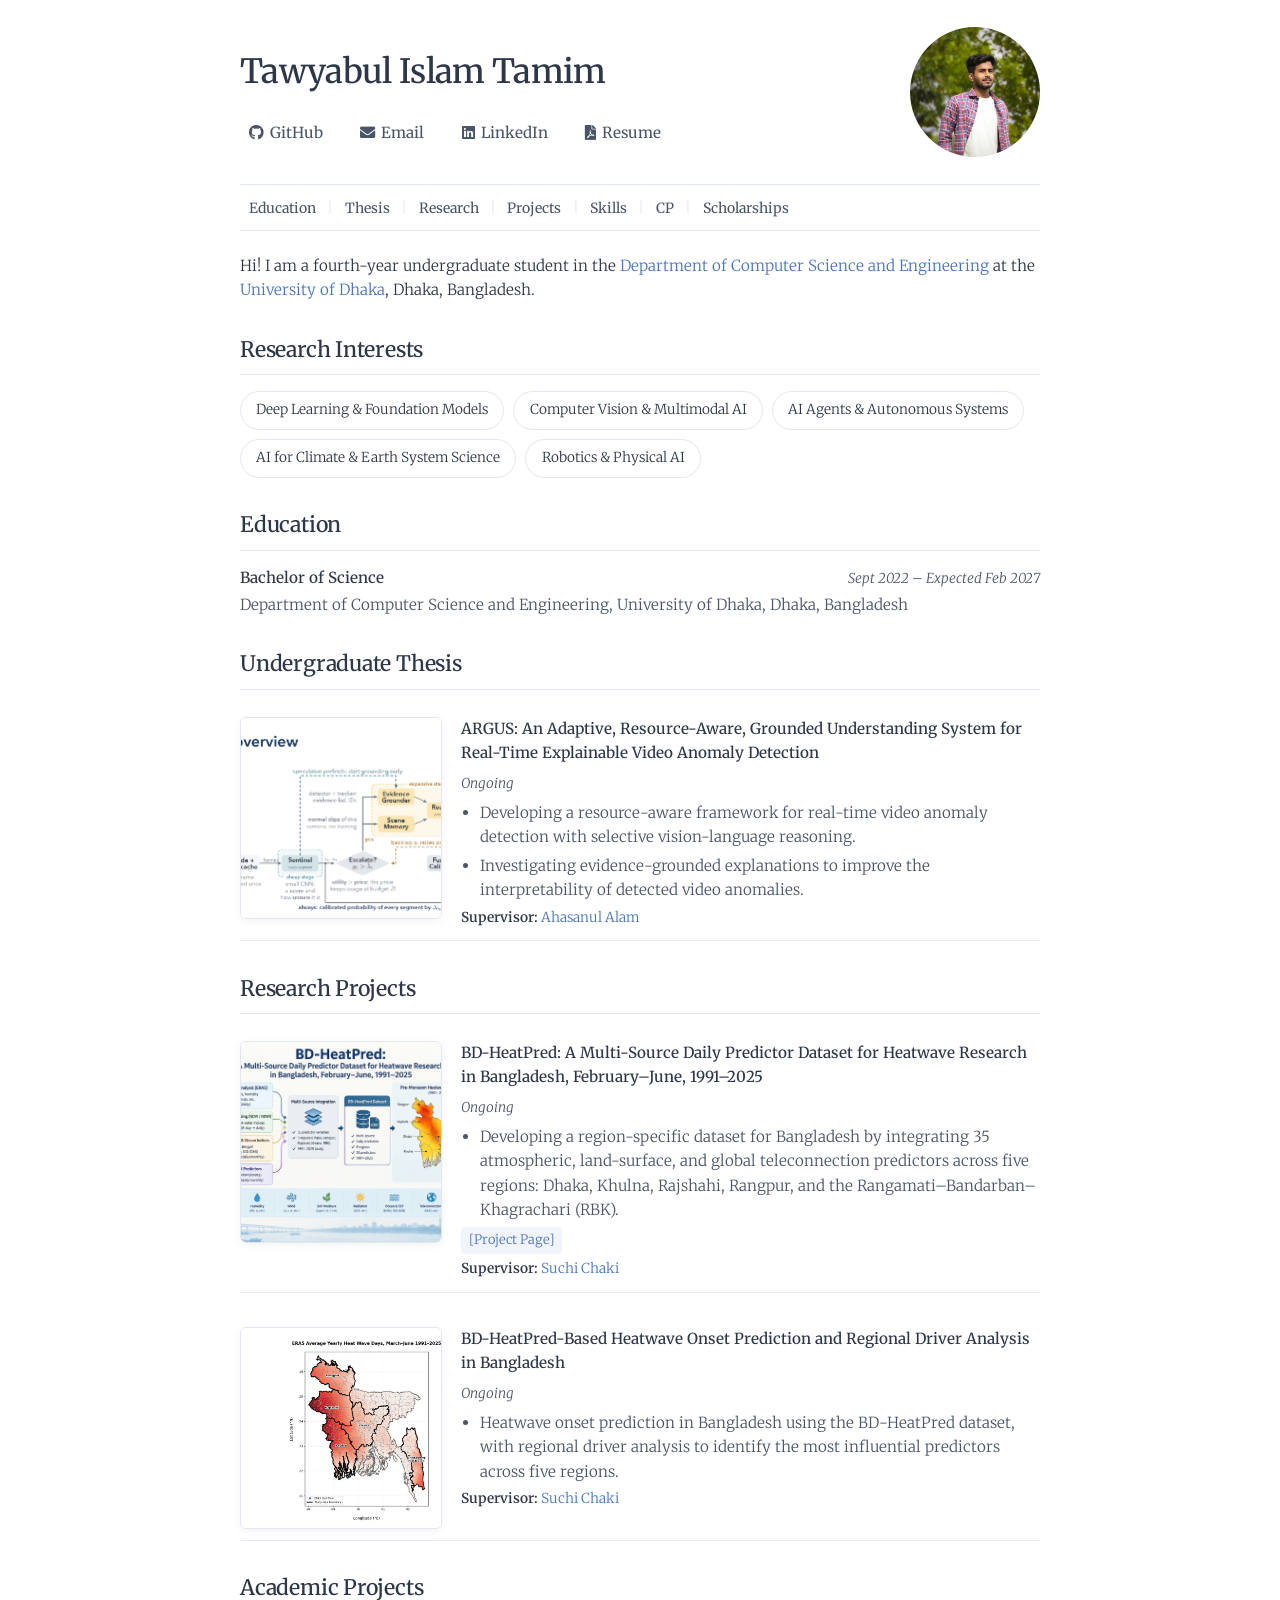
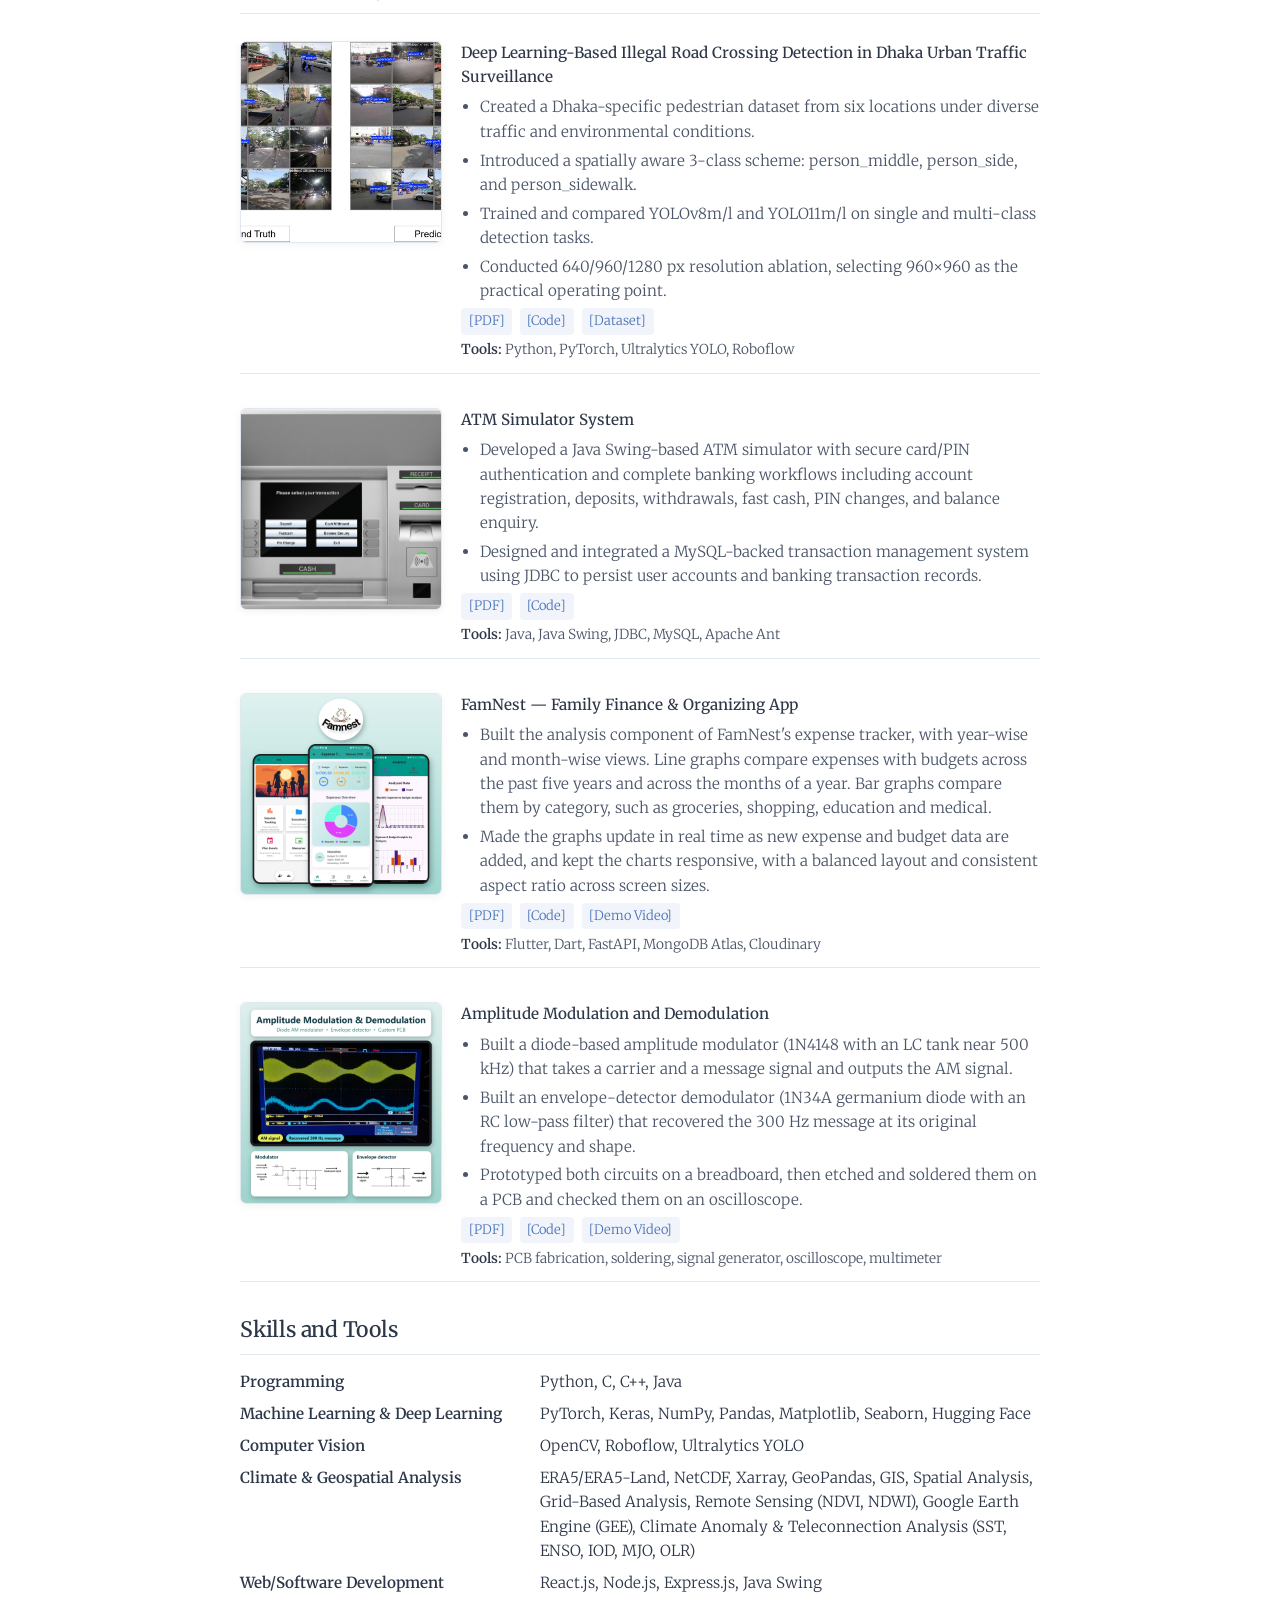
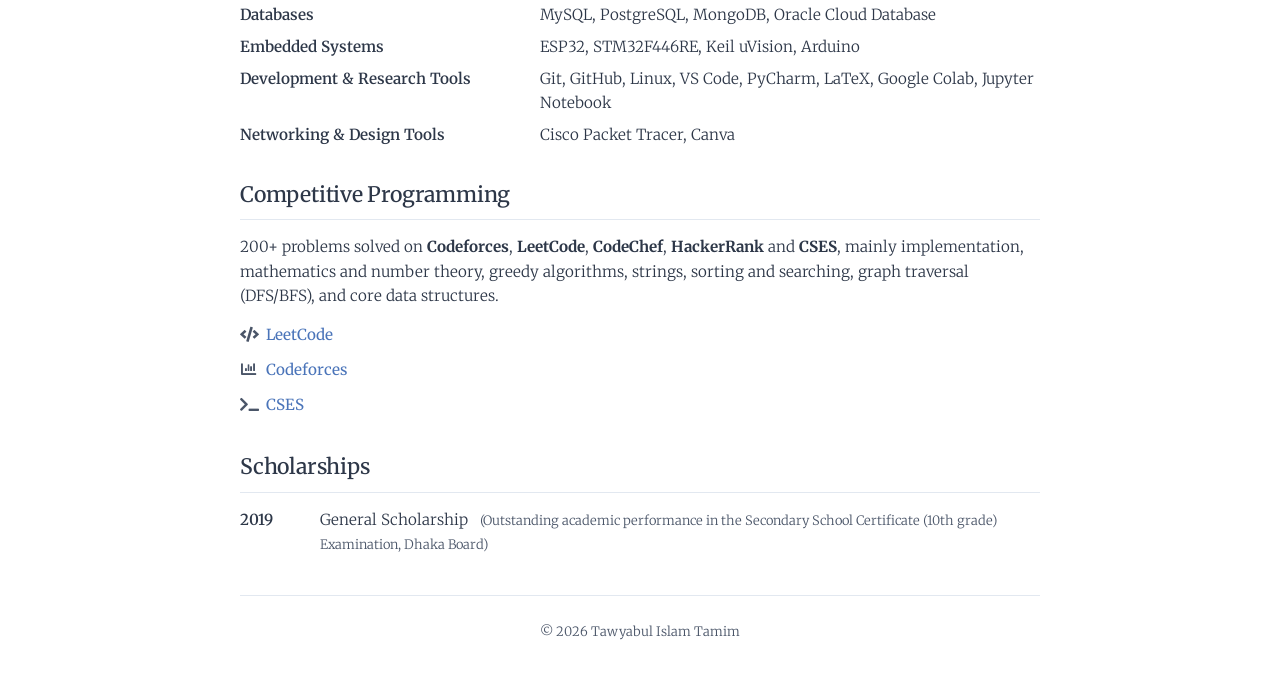
<file: index.html>
<!doctype html>
<html lang="en">
  <head>
    <meta charset="UTF-8" />
    <meta name="viewport" content="width=device-width, initial-scale=1.0" />
    <meta name="author" content="Tawyabul Islam Tamim" />
    <meta property="og:title" content="Tawyabul Islam Tamim"/>
    <meta property="og:type" content="website" />
    <link rel="icon" href="data:," />
    <title>Tawyabul Islam Tamim</title>
    <link rel="stylesheet" href="https://fonts.googleapis.com/css2?family=Merriweather:wght@300;400;500;600&display=swap"/>
    <link rel="stylesheet" href="https://cdnjs.cloudflare.com/ajax/libs/font-awesome/5.15.3/css/all.min.css"/>
    <link rel="stylesheet" href="styles.css?v=20260926b" />
  </head>
  <body id="top">
    <header>
      <div class="header-content">
        <h1>Tawyabul Islam Tamim</h1>
        <div class="social-links-header">
          <a href="https://github.com/tamim04"
            ><i class="fab fa-github"></i>GitHub</a
          >
          <a href="mailto:tawyabulislam-2021411180@cs.du.ac.bd"
            ><i class="fas fa-envelope"></i>Email</a
          >
          <a href="https://www.linkedin.com/in/tamim04"
            ><i class="fab fa-linkedin"></i>LinkedIn</a
          >
          <a href="files/Tawyabul_Islam_Tamim_Resume.pdf" target="_blank"
            ><i class="fas fa-file-pdf"></i>Resume</a
          >
        </div>
      </div>
      <div class="header-image">
        <img src="images/tamim.jpg" alt="Tamim Profile Photo" />
      </div>
    </header>

    <nav>
      <ul>
        <li><a href="#education">Education</a></li>
        <li><a href="#thesis">Thesis</a></li>
        <li><a href="#research-projects">Research</a></li>
        <li><a href="#projects">Projects</a></li>
        <li><a href="#skills">Skills</a></li>
        <li><a href="#competitive-programming">CP</a></li>
        <li><a href="#scholarships">Scholarships</a></li>
      </ul>
    </nav>

    <main>
      <section id="about">

        <p>
          Hi! I am a fourth-year undergraduate student in the
          <a href="https://www.du.ac.bd/body/CSE"
            >Department of Computer Science and Engineering</a
          >
          at the <a href="https://www.du.ac.bd/">University of Dhaka</a>, Dhaka,
          Bangladesh.
        </p>
      </section>

      <section id="research-interests">
        <h2>Research Interests</h2>
        <div class="interest-tags">
          <span class="interest-tag"
            >Deep Learning &amp; Foundation Models</span
          >
          <span class="interest-tag">Computer Vision &amp; Multimodal AI</span>
          <span class="interest-tag">AI Agents &amp; Autonomous Systems</span>
          <span class="interest-tag"
            >AI for Climate &amp; Earth System Science</span
          >
          <span class="interest-tag">Robotics &amp; Physical AI</span>
        </div>
      </section>

      <section id="education">
        <h2>Education</h2>
        <div class="education-item">
          <div class="education-header">
            <span class="education-degree">Bachelor of Science</span>
            <span class="education-date">Sept 2022 – Expected Feb 2027</span>
          </div>
          <div class="education-institution">
            Department of Computer Science and Engineering, University of Dhaka,
            Dhaka, Bangladesh
          </div>
        </div>
      </section>
      <section id="thesis">
        <h2>Undergraduate Thesis</h2>

        <div class="project-item">
          <div
            id="thumb-argus"
            class="project-thumbnail"
            onclick="openModal('images/thumbs/ARGUS.png')"
          >
            <img
              src="images/thumbs/ARGUS.png"
              alt="ARGUS thesis project thumbnail"
            />
          </div>
          <div class="project-content">
            <div class="project-header">
              <span class="project-title">
                ARGUS: An Adaptive, Resource-Aware, Grounded Understanding
                System for Real-Time Explainable Video Anomaly Detection
              </span>
              <span class="project-status">Ongoing</span>
            </div>
            <ul>
              <li>
                Developing a resource-aware framework for real-time video
                anomaly detection with selective vision-language reasoning.
              </li>
              <li>
                Investigating evidence-grounded explanations to improve the
                interpretability of detected video anomalies.
              </li>
            </ul>
             
            <div class="project-tools">
              <strong>Supervisor:</strong>
              <a href="https://www.du.ac.bd/faculty/faculty_details/CSE/83796">
                Ahasanul Alam</a
              >
            </div>
          </div>
        </div>
      </section>

      <section id="research-projects">
        <h2>Research Projects</h2>
        <div class="project-item">
          <div
            id="thumb-heatwave"
            class="project-thumbnail"
            onclick="
              openModal(
                'images/thumbs/bd_heatpred.jpg',
              )
            "
          >
            <img
              src="images/thumbs/bd_heatpred.jpg"
              alt="BD-HeatPred"
            />
          </div>
          <div class="project-content">
            <div class="project-header">
              <span class="project-title"
                >BD-HeatPred: A Multi-Source Daily Predictor Dataset for Heatwave Research in Bangladesh, February&ndash;June, 1991&ndash;2025</span
              >
              <span class="project-status">Ongoing</span>
            </div>
            <ul>
              <li>                
                Developing a region-specific dataset for Bangladesh by
                integrating 35 atmospheric, land-surface, and global teleconnection 
                predictors across five regions: Dhaka,
                Khulna, Rajshahi, Rangpur, and the
                Rangamati&ndash;Bandarban&ndash;Khagrachari (RBK).
              </li>
            </ul>
            <div class="pub-links">
              <a href="projects/bd-heatpred.html">[Project Page]</a>
            </div>
            <div class="project-tools">
              <strong>Supervisor:</strong>
              <a
                href="https://www.du.ac.bd/faculty/faculty_details/APMAT/59354"
                target="_blank"
                >Suchi Chaki</a
              >
            </div>
          </div>
        </div>

        <div class="project-item">
          <div
            id="thumb-heatwave-onset"
            class="project-thumbnail"
            onclick="
              openModal(
                'images/thumbs/hwds.jpg',
              )
            "
          >
            <img
              src="images/thumbs/hwds.jpg"
              alt="heatwave days in Bangladesh"
            />
          </div>
          <div class="project-content">
            <div class="project-header">
              <span class="project-title"
                >BD-HeatPred-Based Heatwave Onset Prediction and Regional Driver Analysis in Bangladesh</span
              >
              <span class="project-status">Ongoing</span>
            </div>
            <ul>
              <li>
                 Heatwave onset prediction in Bangladesh using the BD-HeatPred dataset, with regional driver analysis to identify the most influential predictors across five regions.
              </li>
            </ul>
            
            <div class="project-tools">
              <strong>Supervisor:</strong>
              <a
                href="https://www.du.ac.bd/faculty/faculty_details/APMAT/59354"
                target="_blank"
                >Suchi Chaki</a
              >
            </div>
          </div>
        </div>
      </section>

      <section id="projects">
        <h2>Academic Projects</h2>
        <div class="project-item">
          <div
            id="thumb-road-crossing"
            class="project-thumbnail"
            onclick="openModal('images/thumbs/illegal_road_crossing.jpg')"
          >
            <img
              src="images/thumbs/illegal_road_crossing.jpg"
              alt="Illegal Road Crossing Detection thumbnail"
            />
          </div>
          <div class="project-content">
            <div class="project-header">
              <span class="project-title"
                >Deep Learning-Based Illegal Road Crossing Detection in Dhaka
                Urban Traffic Surveillance</span
              >
            </div>
            <ul>
              <li>
                Created a Dhaka-specific pedestrian dataset from six locations
                under diverse traffic and environmental conditions.
              </li>
              <li>
                Introduced a spatially aware 3-class scheme: person_middle,
                person_side, and person_sidewalk.
              </li>
              <li>
                Trained and compared YOLOv8m/l and YOLO11m/l on single and
                multi-class detection tasks.
              </li>
              <li>
                Conducted 640/960/1280 px resolution ablation, selecting 960×960
                as the practical operating point.
              </li>
            </ul>
            <div class="pub-links">
              <a href="files/illegal_road_crossing.pdf" target="_blank"
                >[PDF]</a
              >
              <a
                href="https://github.com/tamim04/Illegal-Road-Crossing-Detection.git"
                target="_blank"
                >[Code]</a
              >
              <a href="https://data.mendeley.com/datasets/8bxthkv6m6/1"
                >[Dataset]</a>
            </div>
            <div class="project-tools">
              <strong>Tools:</strong> Python, PyTorch, Ultralytics YOLO,
              Roboflow
            </div>
          </div>
        </div>

        <div class="project-item">
          <div
            id="thumb-atm"
            class="project-thumbnail"
            onclick="openModal('images/thumbs/atm_simulator_system.jpg')"
          >
            <img
              src="images/thumbs/atm_simulator_system.jpg"
              alt="ATM Simulator System thumbnail"
            />
          </div>
          <div class="project-content">
            <div class="project-header">
              <span class="project-title">ATM Simulator System</span>
            </div>
            <ul>
              <li>
                Developed a Java Swing-based ATM simulator with secure card/PIN
                authentication and complete banking workflows including account
                registration, deposits, withdrawals, fast cash, PIN changes, and
                balance enquiry.
              </li>
              <li>
                Designed and integrated a MySQL-backed transaction management
                system using JDBC to persist user accounts and banking
                transaction records.
              </li>
            </ul>
            <div class="pub-links">
              <a href="files/atm_simulator_system.pdf" target="_blank">[PDF]</a>
              <a
                href="https://github.com/tamim04/ATM-Simulator-System.git"
                target="_blank"
                >[Code]</a
              >
            </div>
            <div class="project-tools">
              <strong>Tools:</strong> Java, Java Swing, JDBC, MySQL, Apache Ant
            </div>
          </div>
        </div>

        <div class="project-item">
          <div
            id="thumb-famnest"
            class="project-thumbnail"
            onclick="openModal('images/thumbs/famnest.jpg')"
          >
            <img
              src="images/thumbs/famnest.jpg"
              alt="FamNest app: home, expense overview and analytics screens"
            />
          </div>
          <div class="project-content">
            <div class="project-header">
              <span class="project-title"
                >FamNest — Family Finance &amp; Organizing App</span
              >
            </div>
            <ul>
              <li>
                Built the analysis component of FamNest's expense tracker, with
                year-wise and month-wise views. Line graphs compare expenses
                with budgets across the past five years and across the months of
                a year. Bar graphs compare them by category, such as groceries,
                shopping, education and medical.
              </li>
              <li>
                Made the graphs update in real time as new expense and budget
                data are added, and kept the charts responsive, with a balanced
                layout and consistent aspect ratio across screen sizes.
              </li>
            </ul>
            <div class="pub-links">
              <a href="files/FamNest.pdf" target="_blank">[PDF]</a>
              <a
                href="https://github.com/shahriarkabir280/FamNest.git"
                target="_blank"
                >[Code]</a
              >
              <a
                href="https://drive.google.com/drive/folders/1XjNJsVDJ0rn5iickId5UNBCAMuv0YhW0"
                target="_blank"
                >[Demo Video]</a
              >
             </div>
            <div class="project-tools">
              <strong>Tools:</strong> Flutter, Dart, FastAPI, MongoDB Atlas,
              Cloudinary
            </div>
          </div>
        </div>

        <div class="project-item">
          <div
            id="thumb-am"
            class="project-thumbnail"
            onclick="openModal('images/thumbs/am_modulator.jpg')"
          >
            <img
              src="images/thumbs/am_modulator.jpg"
              alt="Oscilloscope capture of the AM signal and recovered message, with modulator and envelope-detector circuits"
            />
          </div>
          <div class="project-content">
            <div class="project-header">
              <span class="project-title"
                >Amplitude Modulation and Demodulation</span
              >
            </div>
            <ul>
              <li>
                Built a diode-based amplitude modulator (1N4148 with an LC tank
                near 500 kHz) that takes a carrier and a message signal and
                outputs the AM signal.
              </li>
              <li>
                Built an envelope-detector demodulator (1N34A germanium diode
                with an RC low-pass filter) that recovered the 300 Hz message
                at its original frequency and shape.
              </li>
              <li>
                Prototyped both circuits on a breadboard, then etched and
                soldered them on a PCB and checked them on an oscilloscope.
              </li>
            </ul>
            <div class="pub-links">
              <a href="files/Even group-B(11).pdf" target="_blank">[PDF]</a>
              <a
                href="https://github.com/tamim04/Amplitude-Modulation-and-De-modulation.git"
                target="_blank"
                >[Code]</a
              >
              <a
                href="https://drive.google.com/drive/folders/1MBAOK_r8pCy2i4K7ukP_0IOY0SWCf3rM"
                target="_blank"
                >[Demo Video]</a
              >
            </div>
            <div class="project-tools">
              <strong>Tools:</strong> PCB fabrication, soldering, signal
              generator, oscilloscope, multimeter
            </div>
          </div>
        </div>
      </section>

      <section id="skills">
        <h2>Skills and Tools</h2>
        <div class="skill-item">
          <span class="skill-title">Programming</span>
          <div class="skill-desc">Python, C, C++, Java</div>
        </div>
        <div class="skill-item">
          <span class="skill-title">Machine Learning &amp; Deep Learning</span>
          <div class="skill-desc">
            PyTorch, Keras, NumPy, Pandas, Matplotlib, Seaborn, Hugging Face
          </div>
        </div>
        <div class="skill-item">
          <span class="skill-title">Computer Vision</span>
          <div class="skill-desc">OpenCV, Roboflow, Ultralytics YOLO</div>
        </div>
        <div class="skill-item">
          <span class="skill-title">Climate &amp; Geospatial Analysis</span>
          <div class="skill-desc">
            ERA5/ERA5-Land, NetCDF, Xarray, GeoPandas, GIS, Spatial Analysis,
            Grid-Based Analysis, Remote Sensing (NDVI, NDWI), Google Earth
            Engine (GEE), Climate Anomaly &amp; Teleconnection Analysis (SST,
            ENSO, IOD, MJO, OLR)
          </div>
        </div>
        <div class="skill-item">
          <span class="skill-title">Web/Software Development</span>
          <div class="skill-desc">
            React.js, Node.js, Express.js, Java Swing
          </div>
        </div>
        <div class="skill-item">
          <span class="skill-title">Databases</span>
          <div class="skill-desc">
            MySQL, PostgreSQL, MongoDB, Oracle Cloud Database
          </div>
        </div>
        <div class="skill-item">
          <span class="skill-title">Embedded Systems</span>
          <div class="skill-desc">ESP32, STM32F446RE, Keil uVision, Arduino </div>
        </div>
        <div class="skill-item">
          <span class="skill-title">Development &amp; Research Tools</span>
          <div class="skill-desc">
            Git, GitHub, Linux, VS Code, PyCharm, LaTeX, Google Colab, Jupyter
            Notebook
          </div>
        </div>
        <div class="skill-item">
          <span class="skill-title">Networking &amp; Design Tools</span>
          <div class="skill-desc">Cisco Packet Tracer, Canva</div>
        </div>
      </section>

      <section id="competitive-programming">
        <h2>Competitive Programming</h2>
        <p>
          200+ problems solved on <b>Codeforces</b>, <b>LeetCode</b>,
          <b>CodeChef</b>, <b>HackerRank</b> and <b>CSES</b>, mainly
          implementation, mathematics and number theory, greedy algorithms,
          strings, sorting and searching, graph traversal (DFS/BFS), and core
          data structures.
        </p>
        <ul class="cp-list">
          <li>
            <a href="https://leetcode.com/u/tawyabulislamtamim/"
              ><i class="fas fa-code"></i>LeetCode</a
            >
          </li>
          <li>
            <a href="https://codeforces.com/profile/TAMIM2003"
              ><i class="fas fa-chart-bar"></i>Codeforces</a
            >
          </li>
          <li>
            <a href="https://cses.fi/user/277190"
              ><i class="fas fa-terminal"></i>CSES</a
            >
          </li>
        </ul>
      </section>

      <section id="scholarships">
        <h2>Scholarships</h2>
        <div class="award-item">
          <span class="award-year">2019</span>
          <div class="award-desc">
            General Scholarship
            <small
              >(Outstanding academic performance in the Secondary School
              Certificate (10th grade) Examination, Dhaka Board)</small
            >
          </div>
        </div>
      </section>
    </main>

    <footer>
      <p>© 2026 Tawyabul Islam Tamim</p>
    </footer>

    <a href="#top" id="back-to-top" aria-label="Back to top">&uarr; Top</a>

    <!-- Modal for displaying original images -->
    <div id="imageModal" class="modal">
      <span class="modal-close" onclick="closeModal()">&times;</span>
      <img class="modal-content" id="modalImage" />
    </div>

    <!-- Schema.org structured data -->
    <script type="application/ld+json">
      {
        "@context": "https://schema.org",
        "@type": "Person",
        "name": "Tawyabul Islam Tamim",
        "image": "images/tamim.jpg",
        "sameAs": [
          "https://github.com/tamim04",
          "https://www.linkedin.com/in/tamim04"
        ],
        "jobTitle": "Undergraduate Student",
        "affiliation": {
          "@type": "CollegeOrUniversity",
          "name": "University of Dhaka"
        },
        "description": "Undergraduate student in Computer Science and Engineering at the University of Dhaka, interested in deep learning, computer vision and multimodal AI."
      }
    </script>

    <script src="scripts.js?v=20260927a"></script>
  </body>
</html>
</file>
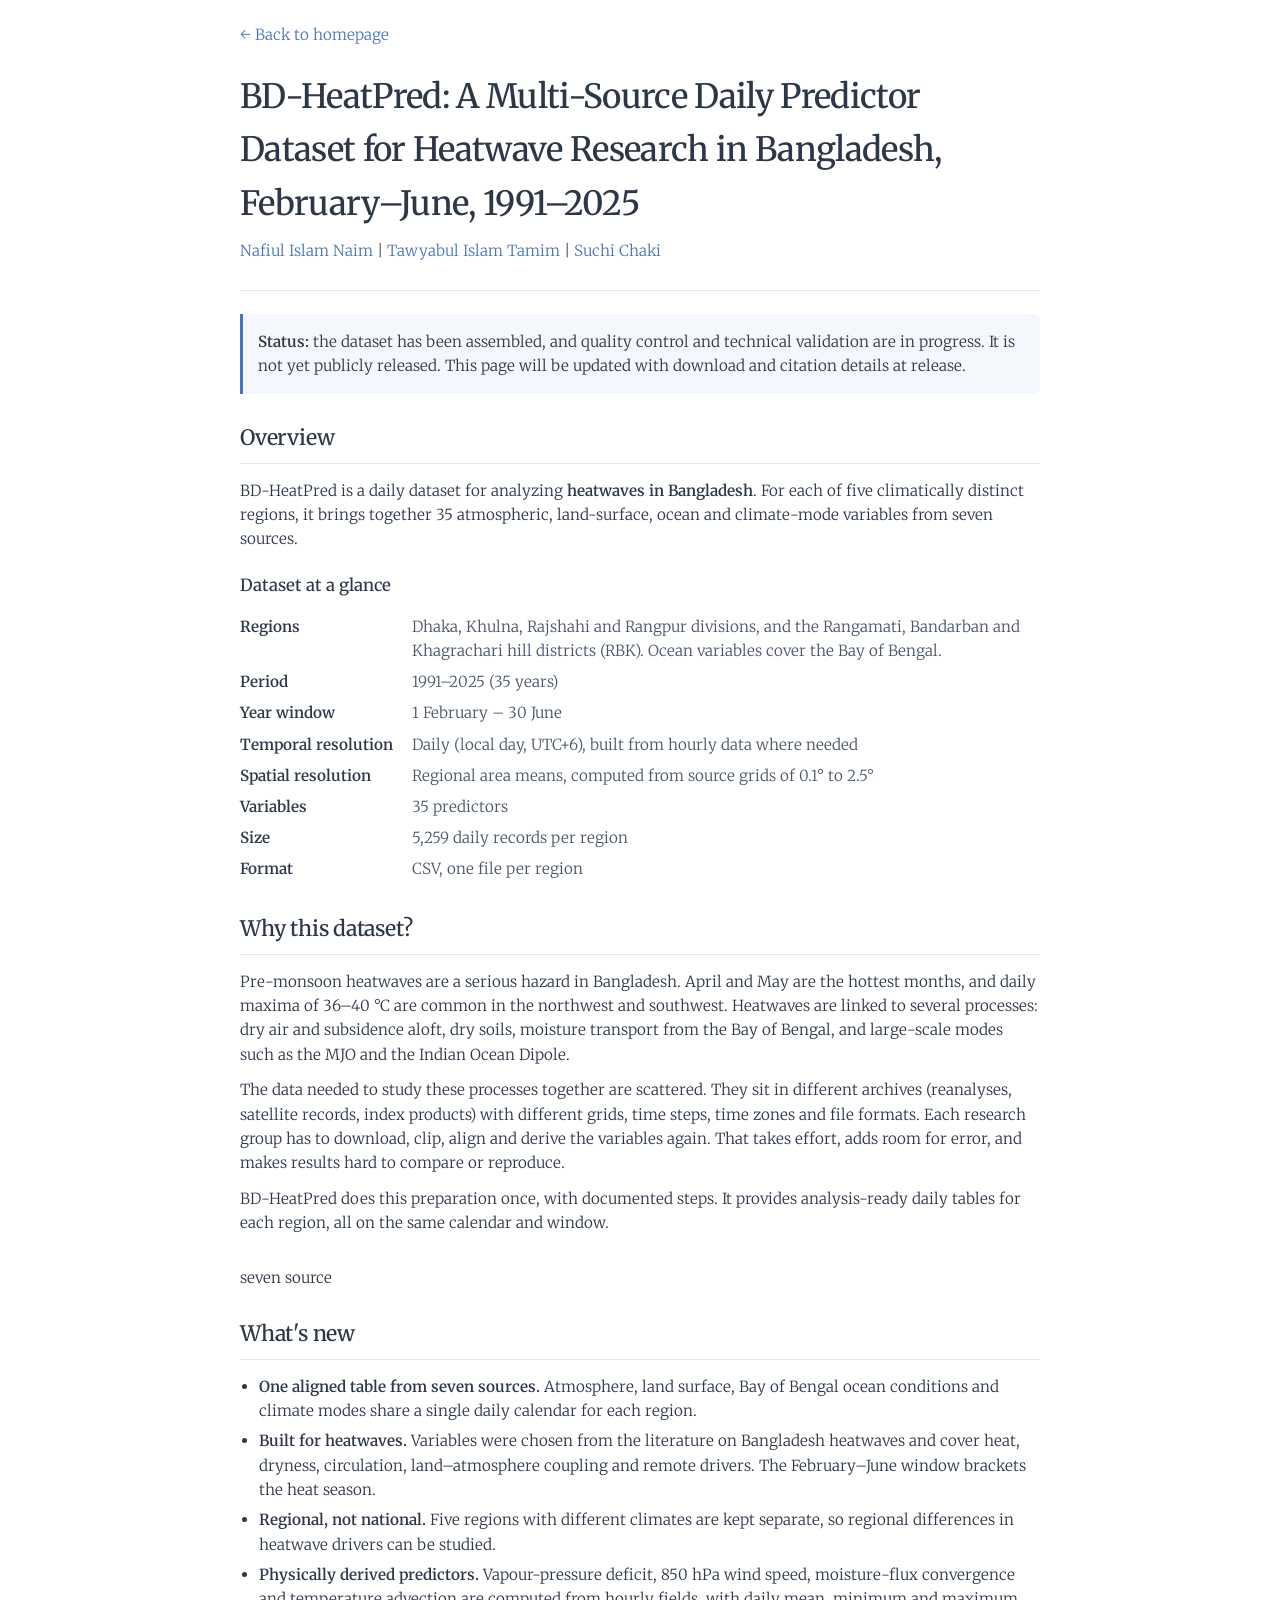
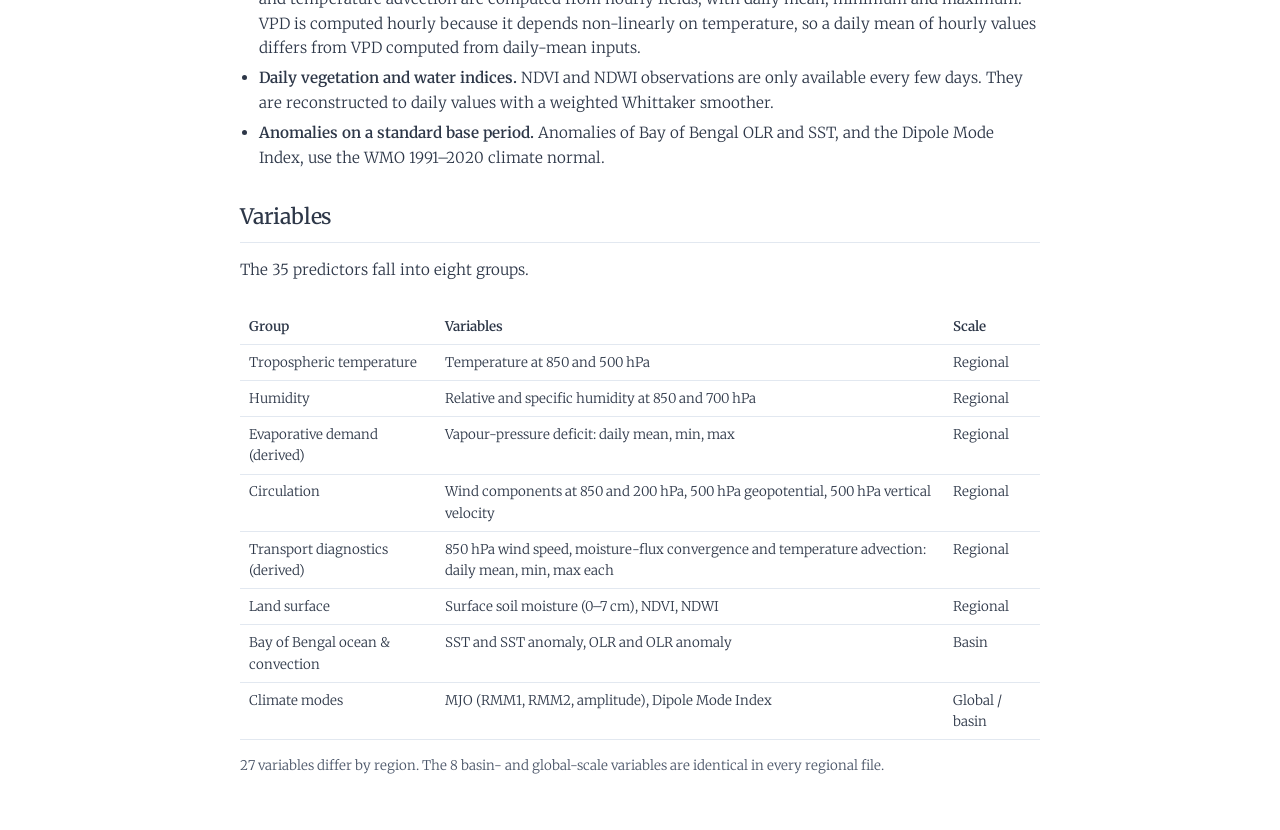
<file: projects/bd-heatpred.html>
<!doctype html>
<html lang="en">
  <head>
    <meta charset="UTF-8" />
    <meta name="viewport" content="width=device-width, initial-scale=1.0" />
    <title>BD-HeatPred: A Multi-Source Daily Predictor Dataset for Heatwave Prediction in Bangladesh, February–June, 1991–2025</title>
    <meta
      name="description"
      content="BD-HeatPred: a daily, multi-source predictor dataset for heatwave prediction in Bangladesh, February–June, 1991–2025."
    />
    <link
      rel="stylesheet"
      href="https://fonts.googleapis.com/css2?family=Merriweather:wght@300;400;500;600&display=swap"
    />
    <link rel="stylesheet" href="../styles.css" />
    <style>
      /* Page-specific additions; colours come from styles.css */
      .meta {
        color: var(--text-secondary);
        line-height: 1.7;
      }
      .status {
        border-left: 3px solid var(--accent-color);
        padding: 0.75rem 1rem;
        margin: 1.5rem 0;
        background: rgba(74, 116, 185, 0.06);
        border-radius: 0 6px 6px 0;
      }
      .status p {
        margin: 0.3rem 0;
      }
      .glance {
        display: grid;
        grid-template-columns: max-content 1fr;
        gap: 0.45rem 1.25rem;
        margin: 1rem 0;
      }
      .glance dt {
        font-weight: 600;
      }
      .glance dd {
        margin: 0;
        color: var(--text-secondary);
      }
      @media (max-width: 600px) {
        .glance {
          grid-template-columns: 1fr;
          gap: 0.1rem;
        }
        .glance dd {
          margin-bottom: 0.6rem;
        }
      }
      .table-wrap {
        overflow-x: auto;
      }
      table {
        border-collapse: collapse;
        width: 100%;
        margin: 1rem 0 0.5rem;
        font-size: 0.88rem;
      }
      th,
      td {
        border-bottom: 1px solid var(--border-color);
        padding: 0.45rem 0.6rem;
        text-align: left;
        vertical-align: top;
      }
      th {
        font-weight: 600;
      }
      code {
        font-size: 0.85em;
        background: rgba(127, 127, 127, 0.1);
        padding: 0.05rem 0.3rem;
        border-radius: 3px;
      }
      .note {
        font-size: 0.88rem;
        color: var(--text-secondary);
      }
      main li {
        margin-bottom: 0.4rem;
      }
      details {
        border: 1px solid var(--border-color);
        border-radius: 6px;
        padding: 0.6rem 0.9rem;
        margin: 0.6rem 0;
      }
      details[open] {
        padding-bottom: 0.9rem;
      }
      summary {
        cursor: pointer;
        font-weight: 500;
        color: var(--accent-color);
      }
      details.faq summary {
        color: var(--text-color);
      }
      details p:last-child {
        margin-bottom: 0;
      }
      h3 {
        font-size: 1.1rem;
        font-weight: 500;
        margin: 1.4rem 0 0.5rem;
      }
      ol.pipeline {
        padding-left: 1.4rem;
      }
      ol.pipeline li {
        margin-bottom: 0.7rem;
      }
    </style>
  </head>
  <body>
    <header>
      <div class="header-content">
        <a href="../index.html">&larr; Back to homepage</a>
        <h1>
          BD-HeatPred: A Multi-Source Daily Predictor Dataset for Heatwave
          Research in Bangladesh, February&ndash;June, 1991&ndash;2025
        </h1>
        <p class="meta">
          <a href = "https://nafiul2003.github.io/personal_website/ "> Nafiul Islam Naim </a> |<a href = "https://tamim04.github.io/"> Tawyabul Islam Tamim </a> |<a href = "http://www.du.edu.bd/faculty/faculty_details/APMAT/59354"> Suchi Chaki </a>
        </p>
      </div>
    </header>
    <main>
      <section id="overview">
        <div class="status">
          <p>
            <strong>Status:</strong> the dataset has been assembled, and quality
            control and technical validation are in progress. It is not yet
            publicly released. This page will be updated with download and
            citation details at release.
          </p>
        </div>

        <h2>Overview</h2>
        <p>
          BD-HeatPred is a daily dataset for analyzing  
          <strong>heatwaves in Bangladesh</strong>. For each of five
          climatically distinct regions, it brings together 35 atmospheric,
          land-surface, ocean and climate-mode variables from seven sources.

        <h3>Dataset at a glance</h3>
        <dl class="glance">
          <dt>Regions</dt>
          <dd>
            Dhaka, Khulna, Rajshahi and Rangpur divisions, and the Rangamati,
            Bandarban and Khagrachari hill districts (RBK). Ocean variables
            cover the Bay of Bengal.
          </dd>
          <dt>Period</dt>
          <dd>1991&ndash;2025 (35 years)</dd>
          <dt>Year window</dt>
          <dd>
            1 February &ndash; 30 June 
          </dd>
          <dt>Temporal resolution</dt>
          <dd>Daily (local day, UTC+6), built from hourly data where needed</dd>
          <dt>Spatial resolution</dt>
          <dd>
            Regional area means, computed from source grids of 0.1&deg; to
            2.5&deg;
          </dd>
          <dt>Variables</dt>
          <dd>35 predictors</dd>
          <dt>Size</dt>
          <dd>5,259 daily records per region</dd>
           
          <dt>Format</dt>
          <dd>CSV, one file per region</dd>
        </dl>
      </section>

      <section id="why">
        <h2>Why this dataset?</h2>
        <p>
          Pre-monsoon heatwaves are a serious hazard in Bangladesh. April and
          May are the hottest months, and daily maxima of 36&ndash;40&nbsp;&deg;C
          are common in the northwest and southwest. Heatwaves are linked to
          several processes: dry air and subsidence aloft, dry soils, moisture
          transport from the Bay of Bengal, and large-scale modes such as the
          MJO and the Indian Ocean Dipole.
        </p>
        <p>
          The data needed to study these processes together are scattered.
          They sit in different archives (reanalyses, satellite records, index
          products) with different grids, time steps, time zones and file
          formats. Each research group has to download, clip, align and derive
          the variables again. That takes effort, adds room for error, and
          makes results hard to compare or reproduce.
        </p>
        <p>
          BD-HeatPred does this preparation once, with documented steps. It
          provides analysis-ready daily tables for each region, all on the same
          calendar and window.
        </p>
      </section>

      <section id="new">seven source
        <h2>What's new</h2>
        <ul>
          <li>
            <strong>One aligned table from seven sources.</strong> Atmosphere,
            land surface, Bay of Bengal ocean conditions and climate modes share
            a single daily calendar for each region.
          </li>
          <li>
            <strong>Built for heatwaves.</strong> Variables were chosen from
            the literature on Bangladesh heatwaves and cover heat, dryness,
            circulation, land&ndash;atmosphere coupling and remote drivers. The
            February&ndash;June window brackets the heat season.
          </li>
          <li>
            <strong>Regional, not national.</strong> Five regions with
            different climates are kept separate, so regional differences in
            heatwave drivers can be studied.
          </li>
          <li>
            <strong>Physically derived predictors.</strong> Vapour-pressure
            deficit, 850&nbsp;hPa wind speed, moisture-flux convergence and
            temperature advection are computed from hourly fields, with daily
            mean, minimum and maximum. VPD is computed hourly because it depends
            non-linearly on temperature, so a daily mean of hourly values differs
            from VPD computed from daily-mean inputs.
          </li>
          <li>
            <strong>Daily vegetation and water indices.</strong> NDVI and NDWI
            observations are only available every few days. They are
            reconstructed to daily values with a weighted Whittaker smoother.
          </li>
          <li>
            <strong>Anomalies on a standard base period.</strong> Anomalies of
            Bay of Bengal OLR and SST, and the Dipole Mode Index, use the WMO
            1991&ndash;2020 climate normal.
          </li>
          <!-- <li>
            <strong>A heatwave label and a validation framework.</strong> The
            label follows the BMD definition. A structured quality-control and
            validation framework is being applied before release.
          </li> -->
        </ul>
      </section>

      <section id="variables">
        <h2>Variables</h2>
        <p>The 35 predictors fall into eight groups.</p>
        <div class="table-wrap">
          <table>
            <thead>
              <tr>
                <th>Group</th>
                <th>Variables</th>
                <th>Scale</th>
              </tr>
            </thead>
            <tbody>
              <tr>
                <td>Tropospheric temperature</td>
                <td>Temperature at 850 and 500&nbsp;hPa</td>
                <td>Regional</td>
              </tr>
              <tr>
                <td>Humidity</td>
                <td>Relative and specific humidity at 850 and 700&nbsp;hPa</td>
                <td>Regional</td>
              </tr>
              <tr>
                <td>Evaporative demand (derived)</td>
                <td>Vapour-pressure deficit: daily mean, min, max</td>
                <td>Regional</td>
              </tr>
              <tr>
                <td>Circulation</td>
                <td>
                  Wind components at 850 and 200&nbsp;hPa, 500&nbsp;hPa
                  geopotential, 500&nbsp;hPa vertical velocity
                </td>
                <td>Regional</td>
              </tr>
              <tr>
                <td>Transport diagnostics (derived)</td>
                <td>
                  850&nbsp;hPa wind speed, moisture-flux convergence and
                  temperature advection: daily mean, min, max each
                </td>
                <td>Regional</td>
              </tr>
              <tr>
                <td>Land surface</td>
                <td>Surface soil moisture (0&ndash;7&nbsp;cm), NDVI, NDWI</td>
                <td>Regional</td>
              </tr>
              <tr>
                <td>Bay of Bengal ocean &amp; convection</td>
                <td>SST and SST anomaly, OLR and OLR anomaly</td>
                <td>Basin</td>
              </tr>
              <tr>
                <td>Climate modes</td>
                <td>MJO (RMM1, RMM2, amplitude), Dipole Mode Index</td>
                <td>Global / basin</td>
              </tr>
            </tbody>
          </table>
        </div>
        <p class="note">
          27 variables differ by region. The 8 basin- and global-scale variables
          are identical in every regional file.
        </p>
        <!-- <p class="note">
          <strong>Target:</strong> <code>HW_onset</code>, a daily heatwave label.
          A day is <em>hot</em> when at least 50% of a region's grid points have
          daily Tmax above 36&nbsp;&deg;C (ERA5-Land 2&nbsp;m temperature). A
          heatwave is at least three consecutive hot days, following the BMD
          definition.
        </p> -->

         
      </section>
<!-- 
      <section id="sources">
        <h2>Where the data come from</h2>
        <p>
          Most variables come from <strong>reanalysis</strong>, where a weather
          model is combined with observations. Vegetation, water, sea-surface
          and cloud-related variables come from <strong>satellite</strong>
          products. The MJO comes from an operational
          <strong>climate index</strong>. Derived variables and anomalies are
          computed from these sources.
        </p>
        <div class="table-wrap">
          <table>
            <thead>
              <tr>
                <th>Source</th>
                <th>Type</th>
                <th>Used for</th>
                <th>Native resolution</th>
                <th>Why chosen</th>
              </tr>
            </thead>
            <tbody>
              <tr>
                <td>ERA5 (ECMWF / Copernicus)</td>
                <td>Reanalysis</td>
                <td>
                  Upper-air temperature, humidity, winds, geopotential, vertical
                  velocity; inputs for derived transport variables
                </td>
                <td>0.25&deg;, hourly</td>
                <td>Consistent, long, three-dimensional record of the atmosphere</td>
              </tr>
              <tr>
                <td>ERA5-Land (ECMWF / Copernicus)</td>
                <td>Land reanalysis</td>
                <td>Soil moisture; 2&nbsp;m temperature and dewpoint for VPD and the label</td>
                <td>0.1&deg;, hourly</td>
                <td>Finer land-surface detail than ERA5</td>
              </tr>
              <tr>
                <td>NOAA Climate Data Record NDVI</td>
                <td>Satellite</td>
                <td>NDVI (AVHRR to 2013, VIIRS from 2014)</td>
                <td>Irregular valid observations</td>
                <td>Long, consistent vegetation record covering 1991&ndash;2025</td>
              </tr>
              <tr>
                <td>Landsat Collection 2 (via Google Earth Engine)</td>
                <td>Satellite</td>
                <td>NDWI</td>
                <td>30&nbsp;m, 8-day composites</td>
                <td>Long surface-water record at high spatial detail</td>
              </tr>
              <tr>
                <td>NOAA OISST v2</td>
                <td>Satellite-based analysis</td>
                <td>Bay of Bengal SST and anomaly; Dipole Mode Index</td>
                <td>0.25&deg;, daily</td>
                <td>High-resolution daily SST for the whole period</td>
              </tr>
              <tr>
                <td>NOAA interpolated OLR</td>
                <td>Satellite-based</td>
                <td>Bay of Bengal OLR and anomaly</td>
                <td>2.5&deg;, daily</td>
                <td>Standard daily proxy for tropical convection</td>
              </tr>
              <tr>
                <td>Bureau of Meteorology RMM index</td>
                <td>Climate index</td>
                <td>MJO RMM1, RMM2, amplitude</td>
                <td>Daily</td>
                <td>Operational MJO index (Wheeler &amp; Hendon, 2004)</td>
              </tr>
            </tbody>
          </table>
        </div>
      </section> -->

      <!-- <section id="construction">
        <h2>How the dataset was built</h2>
        <ol class="pipeline">
          <li>
            <strong>Variable selection.</strong> Predictors were chosen from
            studies of Bangladesh heatwaves and their large-scale drivers,
            covering heat, moisture, circulation, land surface, the Bay of
            Bengal and climate modes.
          </li>
          <li>
            <strong>Data acquisition.</strong> Data were downloaded from the
            Copernicus Climate Data Store, Google Earth Engine, NOAA and the
            Bureau of Meteorology. Hourly data were used where a daily statistic
            has to be computed from hourly values.
          </li>
          <li>
            <strong>Time alignment.</strong> Hourly values were grouped into
            local days (UTC+6) and summarised as daily statistics.
          </li>
          <li>
            <strong>Spatial extraction.</strong> For each region, grid points
            inside the region were selected. Ocean variables use a Bay of Bengal
            box, and the Dipole Mode Index uses the standard western and
            south-eastern Indian Ocean boxes.
          </li>
          <li>
            <strong>Derived variables.</strong> VPD, wind speed, moisture-flux
            convergence and temperature advection were computed hourly at each
            grid point. They were then reduced to daily mean, minimum and
            maximum, and averaged over the region.
          </li>
          <li>
            <strong>Gap filling and reconstruction.</strong> NDVI and NDWI were
            reconstructed to daily values with a weighted Whittaker smoother
            (Eilers, 2003). Short gaps in OLR and SST were filled by linear
            interpolation at each grid point.
          </li>
          <li>
            <strong>Anomalies and indices.</strong> Anomalies are relative to
            1991&ndash;2020, using a smooth daily climatology for OLR and a
            monthly climatology for SST. The DMI was computed from OISST and
            checked against NOAA's published series (monthly correlation 0.85;
            major IOD years reproduced).
          </li>
          <li>
            <strong>Heatwave label.</strong> Daily Tmax at each ERA5-Land grid
            point, tested against 36&nbsp;&deg;C and the 50%-of-grid-points rule,
            then checked for runs of at least three hot days.
          </li>
          <li>
            <strong>Assembly.</strong> The 1 February &ndash; 30 June window was
            extracted for each year, and one file was written per region: date,
            35 predictors and the label.
          </li>
          <li>
            <strong>Quality control and validation.</strong> Described in the
            next section.
          </li>
        </ol>
      </section> -->

    

      <!-- <section id="uses">
        <h2>What researchers can use it for</h2>
        <ul>
          <li>Heatwave onset prediction at daily to sub-seasonal lead times, including with machine-learning models</li>
          <li>Analysis of heatwave drivers and how they differ between regions</li>
          <li>Land&ndash;atmosphere coupling during the pre-monsoon, such as soil moisture, VPD and vegetation</li>
          <li>Influence of the Bay of Bengal, the MJO and the Indian Ocean Dipole on Bangladesh heat</li>
          <li>Circulation patterns before and during heatwaves</li>
        </ul>

        <h3>Things to know before using it</h3>
        <ul>
          <li>
            <strong>Seasonal segments.</strong> The record is 35 separate
            February&ndash;June seasons, not a continuous series. Do not compute
            lags or differences across the gap from 30 June to 1 February.
          </li>
          <li>
            <strong>Regional means, not grids.</strong> Each value is an area
            average for a region.
          </li>
          <li>
            <strong>Not included:</strong> precipitation, clouds, surface
            radiation, surface pressure and land-surface temperature. OLR is
            available only over the Bay of Bengal.
          </li>
          <li>
            <strong>Overlapping variables.</strong> Some variables carry similar
            information, for example NDVI and NDWI, or mean and maximum VPD.
            Keep this in mind for feature selection.
          </li>
          <li>
            <strong>Reanalysis relationships.</strong> Agreement among ERA5
            variables partly reflects the underlying model, and is not
            independent evidence.
          </li>
          <li>
            <strong>Target leakage.</strong> The label comes from 2&nbsp;m
            temperature, so lower-tropospheric temperature is closely related
            to it. Use lead times that match your forecasting setup.
          </li>
        </ul>
      </section> -->
<!-- 
      <section id="access">
        <h2>Download &amp; citation</h2>
        <p>
          The dataset is not yet publicly available. It will be released with a
          persistent identifier (DOI), documentation and a recommended
          citation once validation is complete.
        </p>
        <p class="note">For early access or questions, please get in touch.</p>
      </section> -->

      <!-- <section id="faq">
        <h2>Frequently asked questions</h2>

        <details class="faq">
          <summary>What is the purpose of this dataset?</summary>
          <p>
            To provide analysis-ready daily predictors for studying and
            predicting pre-monsoon heatwaves in Bangladesh, so researchers do
            not have to collect and harmonise the data themselves.
          </p>
        </details>
        <details class="faq">
          <summary>Who can use it?</summary>
          <p>
            Climate scientists, meteorologists and machine-learning
            researchers working on heat extremes, South Asian climate
            variability or land&ndash;atmosphere interaction.
          </p>
        </details>
        <details class="faq">
          <summary>What region does it cover?</summary>
          <p>
            Five regions of Bangladesh: the Dhaka, Khulna, Rajshahi and Rangpur
            divisions, and the Rangamati&ndash;Bandarban&ndash;Khagrachari hill
            districts. It also includes Bay of Bengal ocean variables and
            global climate-mode indices.
          </p>
        </details>
        <details class="faq">
          <summary>What time period does it cover?</summary>
          <p>
            1 February to 30 June of every year from 1991 to 2025, daily: 5,259
            days per region.
          </p>
        </details>
        <details class="faq">
          <summary>How many variables are included?</summary>
          <p>
            35 predictor variables plus one heatwave label. See the
            <a href="#variables">variable catalog</a>.
          </p>
        </details>
        <details class="faq">
          <summary>Are the variables downloaded directly or derived?</summary>
          <p>
            Both. About half are taken directly from the source products. The
            rest are derived: VPD, wind speed, moisture-flux convergence,
            temperature advection, anomalies, the DMI and daily-reconstructed
            NDVI/NDWI.
          </p>
        </details>
        <details class="faq">
          <summary>How were variables with different resolutions aligned?</summary>
          <p>
            All variables were brought to the same daily time step in local
            time (UTC+6). Gridded data were averaged over the grid points inside
            each region, or over the Bay of Bengal box for ocean variables.
            Satellite indices observed every few days were reconstructed to
            daily values.
          </p>
        </details>
        <details class="faq">
          <summary>How were missing values handled?</summary>
          <p>
            NDVI and NDWI gaps were filled with a weighted Whittaker smoother,
            and short OLR and SST gaps with linear interpolation. The final
            files have no missing values. Before release, the plan is to report
            how much of each gap-filled series comes from original observations.
          </p>
        </details>
        <details class="faq">
          <summary>How was data quality checked?</summary>
          <p>
            Through a staged framework of integrity, plausibility, consistency,
            temporal, physical and cross-source checks. See
            <a href="#validation">Quality control &amp; validation</a>.
          </p>
        </details>
        <details class="faq">
          <summary>Can I use it for machine learning?</summary>
          <p>
            Yes. It was designed as ML-ready tabular data with a binary heatwave
            label. Mind the seasonal segments and target leakage described in
            <a href="#uses">Things to know</a>, and split the data by year
            rather than at random.
          </p>
        </details>
        <details class="faq">
          <summary>Can I use it for other climate studies?</summary>
          <p>
            Yes, within its scope: the February&ndash;June season, regional
            means, and the variables listed above. It is not suited to studies
            that need precipitation or gridded fields.
          </p>
        </details>
        <details class="faq">
          <summary>Is the dataset reproducible?</summary>
          <p>
            All sources are public, and every processing step is documented.
            Processing details will be published with the dataset.
          </p>
        </details>
        <details class="faq">
          <summary>Where can I download it, and how do I cite it?</summary>
          <p>
            It is not yet released. Download and citation details will be
            posted on this page at release.
          </p>
        </details>
      </section> -->
    </main>
  </body>
</html>
</file>
<file: styles.css>
html {
  /* Base size for the whole page: nearly every font-size below is in
     rem, so this scales all text proportionally. 100% = 16px browser
     default. e.g. 112% scales everything up ~12%, 90% scales it down. */
  font-size: 95%;
  scroll-behavior: smooth;
}

:root {
  --bg-color: #fff;
  --text-color: #2d3748;
  --text-secondary: #4a5568;
  --accent-color: #4a74b9;
  --accent-hover: #3a5c9e;
  --border-color: #e2e8f0;
  --shadow-color: rgba(0,0,0,0.05);
  --animation-offset: 3px;
  --transition-time: 0.3s;
}

body {
  font-family: 'Merriweather', Georgia, 'Times New Roman', serif;
  line-height: 1.6;
  max-width: 800px;
  margin: 0 auto;
  padding: 1.5rem;
  color: var(--text-color);
  background-color: var(--bg-color);
  font-weight: 300;
}

header {
  margin-bottom: 1.5rem;
  border-bottom: 1px solid var(--border-color);
  padding-bottom: 1rem;
  display: flex;
  align-items: center;
  justify-content: space-between;
}

.header-content {
  flex: 1;
}
.header-image img {
  width: 130px;
  height: 130px;
  object-fit: cover ;
  object-position: center top 50%;
  border-radius: 50%;
}
.header-image img:hover {
  transform: scale(1.02);
  box-shadow: 0 5px 15px var(--shadow-color);
}

h1 {
  font-size: 2.2rem;
  font-weight: 500;
  margin-bottom: 0.25rem;
  letter-spacing: -0.02em;
}

h2 {
  font-size: 1.4rem;
  font-weight: 500;
  margin: 1.75rem 0 1rem;
  padding-bottom: 0.5rem;
  border-bottom: 1px solid var(--border-color);
  letter-spacing: -0.01em;
}

.interest-tags {
  display: flex;
  flex-wrap: wrap;
  gap: 0.6rem;
}

.interest-tag {
  padding: 0.5rem 1rem;
  border: 1px solid var(--border-color);
  border-radius: 20px;
  font-size: 0.9rem;
  color: var(--text-color);
  background-color: var(--bg-color);
  transition: all var(--transition-time) ease;
}

.interest-tag:hover {
  border-color: var(--accent-color);
  color: var(--accent-color);
  transform: translateY(-1px);
  box-shadow: 0 2px 6px var(--shadow-color);
}

/* Navigation */
nav {
  margin: -0.75rem 0 1.5rem;
  padding-bottom: 0.75rem;
  border-bottom: 1px solid var(--border-color);
}

nav ul {
  list-style: none;
  padding: 0;
  margin: 0;
  display: flex;
  flex-wrap: wrap;
  align-items: center;
  gap: 0.25rem 0;
  font-size: 0.92rem;
}

nav li + li::before {
  content: "|";
  color: var(--border-color);
  margin: 0 0.15rem;
}

nav a, .social-links-header a {
  text-decoration: none;
  color: var(--text-secondary);
  transition: all var(--transition-time) ease;
  font-weight: 400;
  padding: 0.3rem 0.6rem;
  border-radius: 4px;
}

nav a:hover, .social-links-header a:hover {
  color: var(--accent-color);
  background-color: rgba(74, 116, 185, 0.08);
  transform: translateX(var(--animation-offset));
}

.social-links-header {
  display: flex;
  gap: 1.25rem;
  margin: 1.2rem 0;
}

.social-links-header a i {
  margin-right: 0.4rem;
}

/* Unified animation for project and award entries */
.award-item, .project-item {
  transition: transform var(--transition-time) ease;
}

.award-item:hover, .project-item:hover {
  transform: translateX(var(--animation-offset));
}

/* Section animation */
@keyframes fadeIn {
  from {
    opacity: 0;
    transform: translateX(var(--animation-offset));
  }
  to {
    opacity: 1;
    transform: translateX(0);
  }
}

section {
  margin-bottom: 2rem;
  scroll-margin-top: 1rem;
  animation: fadeIn 0.8s ease-out;
  width: 100%;
}

.pub-links {
  font-size: 0.85rem;
  display: flex;
  flex-wrap: wrap;
  gap: 0.5rem;
}

.pub-links a {
  color: var(--accent-color);
  transition: all var(--transition-time) ease;
  padding: 0.2rem 0.5rem;
  border-radius: 4px;
  background-color: rgba(74, 116, 185, 0.08);
}

.pub-links a:hover {
  color: #fff;
  background-color: var(--accent-color);
  transform: translateX(3px);
  box-shadow: 0 2px 5px rgba(74, 116, 185, 0.2);
}

/* Awards section */
.award-item {
  display: flex;
  align-items: baseline;
  margin-bottom: 0.1rem;
}

.award-year {
  font-weight: 600;
  color: var(--text-color);
  flex: 0 0 80px;
}

.award-desc {
  flex: 1;
}

.award-desc small {
  font-size: 0.85rem;
  color: var(--text-secondary);
  margin-left: 0.5rem;
}

/* Skills section */
.skill-item {
  display: flex;
  align-items: baseline;
  margin-bottom: 0.5rem;
}

.skill-title {
  font-weight: 600;
  color: var(--text-color);
  flex: 0 0 300px;
  white-space: nowrap;
}

.skill-desc {
  flex: 1;
  color: var(--text-color);
}

@media (max-width: 768px) {
  .skill-item {
    flex-direction: column;
  }

  .skill-title {
    flex: none;
    margin-bottom: 0.15rem;
    white-space: normal;
  }
}

/* Competitive Programming section */
.cp-list {
  list-style: none;
  padding-left: 0;
  margin: 0.75rem 0 0;
  display: flex;
  flex-direction: column;
  gap: 0.3rem;
}

.cp-list li {
  display: flex;
  align-items: center;
}

.cp-list a {
  display: inline-flex;
  align-items: center;
  font-weight: 400;
  padding: 0.2rem 0;
  transition: all var(--transition-time) ease;
}

.cp-list a {
  color: var(--accent-color);
}

.cp-list a i,
.cp-list a i {
  margin-right: 0.6rem;
  width: 1.1rem;
  text-align: center;
  color: var(--text-secondary);
}

.cp-list a:hover {
  color: var(--accent-color);
  transform: translateX(var(--animation-offset));
}

/* Education section */
.education-item {
  margin-bottom: 1rem;
}

.education-header {
  display: flex;
  justify-content: space-between;
  align-items: baseline;
  flex-wrap: wrap;
  gap: 0.5rem;
}

.education-degree {
  font-weight: 500;
  color: var(--text-color);
}

.education-date {
  font-size: 0.9rem;
  color: var(--text-secondary);
  font-style: italic;
}

.education-institution {
  color: var(--text-secondary);
  margin-top: 0.15rem;
}

/* Research / Academic Projects sections */
.project-item {
  margin-bottom: 1.5rem;
  padding: 0.75rem 0;
  border-bottom: 1px solid var(--border-color);
  display: flex;
  gap: 1.25rem;
}

.project-thumbnail {
  width: 200px;
  height: 200px;
  flex-shrink: 0;
  border: 1px solid var(--border-color);
  overflow: hidden;
  cursor: pointer;
  position: relative;
  border-radius: 6px;
  box-shadow: 0 2px 8px var(--shadow-color);
}

.project-thumbnail img {
  width: 100%;
  height: 100%;
  object-fit: cover;
  transition: transform var(--transition-time) ease;
}

.project-thumbnail:hover img {
  transform: scale(1.08);
}

.project-content {
  flex: 1;
}

.project-header {
  display: flex;
  justify-content: space-between;
  align-items: baseline;
  flex-wrap: wrap;
  gap: 0.5rem;
}

.project-title {
  font-weight: 500;
  color: var(--text-color);
}

.project-status {
  font-size: 0.9rem;
  color: var(--text-secondary);
  font-style: italic;
}

.project-content ul {
  margin: 0.4rem 0 0;
  color: var(--text-secondary);
}

.project-content li {
  margin-bottom: 0.3rem;
}

.project-tools {
  font-size: 0.9rem;
  color: var(--text-secondary);
  margin-top: 0.3rem;
}

/* Footer */
footer {
  margin-top: 2.5rem;
  padding-top: 1.2rem;
  border-top: 1px solid var(--border-color);
  font-size: 0.85rem;
  color: var(--text-secondary);
  text-align: center;
}

/* Generic styles */
a {
  color: var(--accent-color);
  text-decoration: none;
  transition: color var(--transition-time) ease;
}

a:hover {
  color: var(--accent-hover);
}

em {
  font-style: italic;
  color: var(--text-secondary);
}

ul {
  padding-left: 1.25rem;
}

p {
  margin: 0.5rem 0 0.75rem;
}

strong {
  font-weight: 600;
  color: var(--text-color);
}

a strong {
  color: inherit;
}

/* Back-to-top button */
#back-to-top {
  position: fixed;
  right: 1.5rem;
  bottom: 1.5rem;
  z-index: 900;
  padding: 0.6rem 1.05rem;
  font-size: 0.95rem;
  font-weight: 500;
  color: #fff;
  background-color: var(--accent-color);
  border: 1px solid var(--accent-color);
  border-radius: 24px;
  box-shadow: 0 4px 14px rgba(74, 116, 185, 0.35);
  opacity: 0;
  visibility: hidden;
  transform: translateY(8px);
  transition: opacity var(--transition-time) ease,
    transform var(--transition-time) ease,
    visibility var(--transition-time),
    background-color var(--transition-time) ease,
    color var(--transition-time) ease;
}

#back-to-top.visible {
  opacity: 1;
  visibility: visible;
  transform: translateY(0);
}

#back-to-top:hover {
  color: #fff;
  background-color: var(--accent-hover);
  border-color: var(--accent-hover);
  transform: translateY(-2px);
}

/* Modal styles */
.modal {
  display: none;
  position: fixed;
  z-index: 1000;
  padding-top: 100px;
  left: 0;
  top: 0;
  width: 100%;
  height: 100%;
  overflow: auto;
  background-color: rgba(0,0,0,0.85);
  transition: opacity var(--transition-time);
  opacity: 0;
}

.modal.show {
  opacity: 1;
}

.modal-content {
  margin: auto;
  display: block;
  max-width: 85%;
  max-height: 85%;
  border-radius: 4px;
  box-shadow: 0 10px 25px rgba(0,0,0,0.3);
  animation: zoom var(--transition-time) ease-out;
}

@keyframes zoom {
  from {
    transform: scale(0.8);
    opacity: 0;
  }
  to {
    transform: scale(1);
    opacity: 1;
  }
}

.modal-close {
  position: absolute;
  top: 15px;
  right: 35px;
  color: #f1f1f1;
  font-size: 35px;
  font-weight: normal;
  cursor: pointer;
  transition: color var(--transition-time);
  opacity: 0.8;
}

.modal-close:hover {
  color: #fff;
  opacity: 1;
  transform: scale(1.1);
}

/* Responsive design fixes */
@media (max-width: 768px) {
  /* Make header stack vertically on mobile */
  header {
    flex-direction: column-reverse;
    align-items: center;
    text-align: center;
    gap: 1rem;
  }

  /* Center social links on mobile */
  .social-links-header {
    flex-wrap: wrap;
    justify-content: center;
  }

  /* Disable right-moving hover animations on mobile */
  .award-item:hover, nav a:hover, .social-links-header a:hover, .pub-links a:hover,
  .project-item:hover {
    transform: none !important;
  }

  .project-item {
    flex-direction: column;
  }

  .project-thumbnail {
    width: 100%;
    height: 180px;
  }
}
</file>
